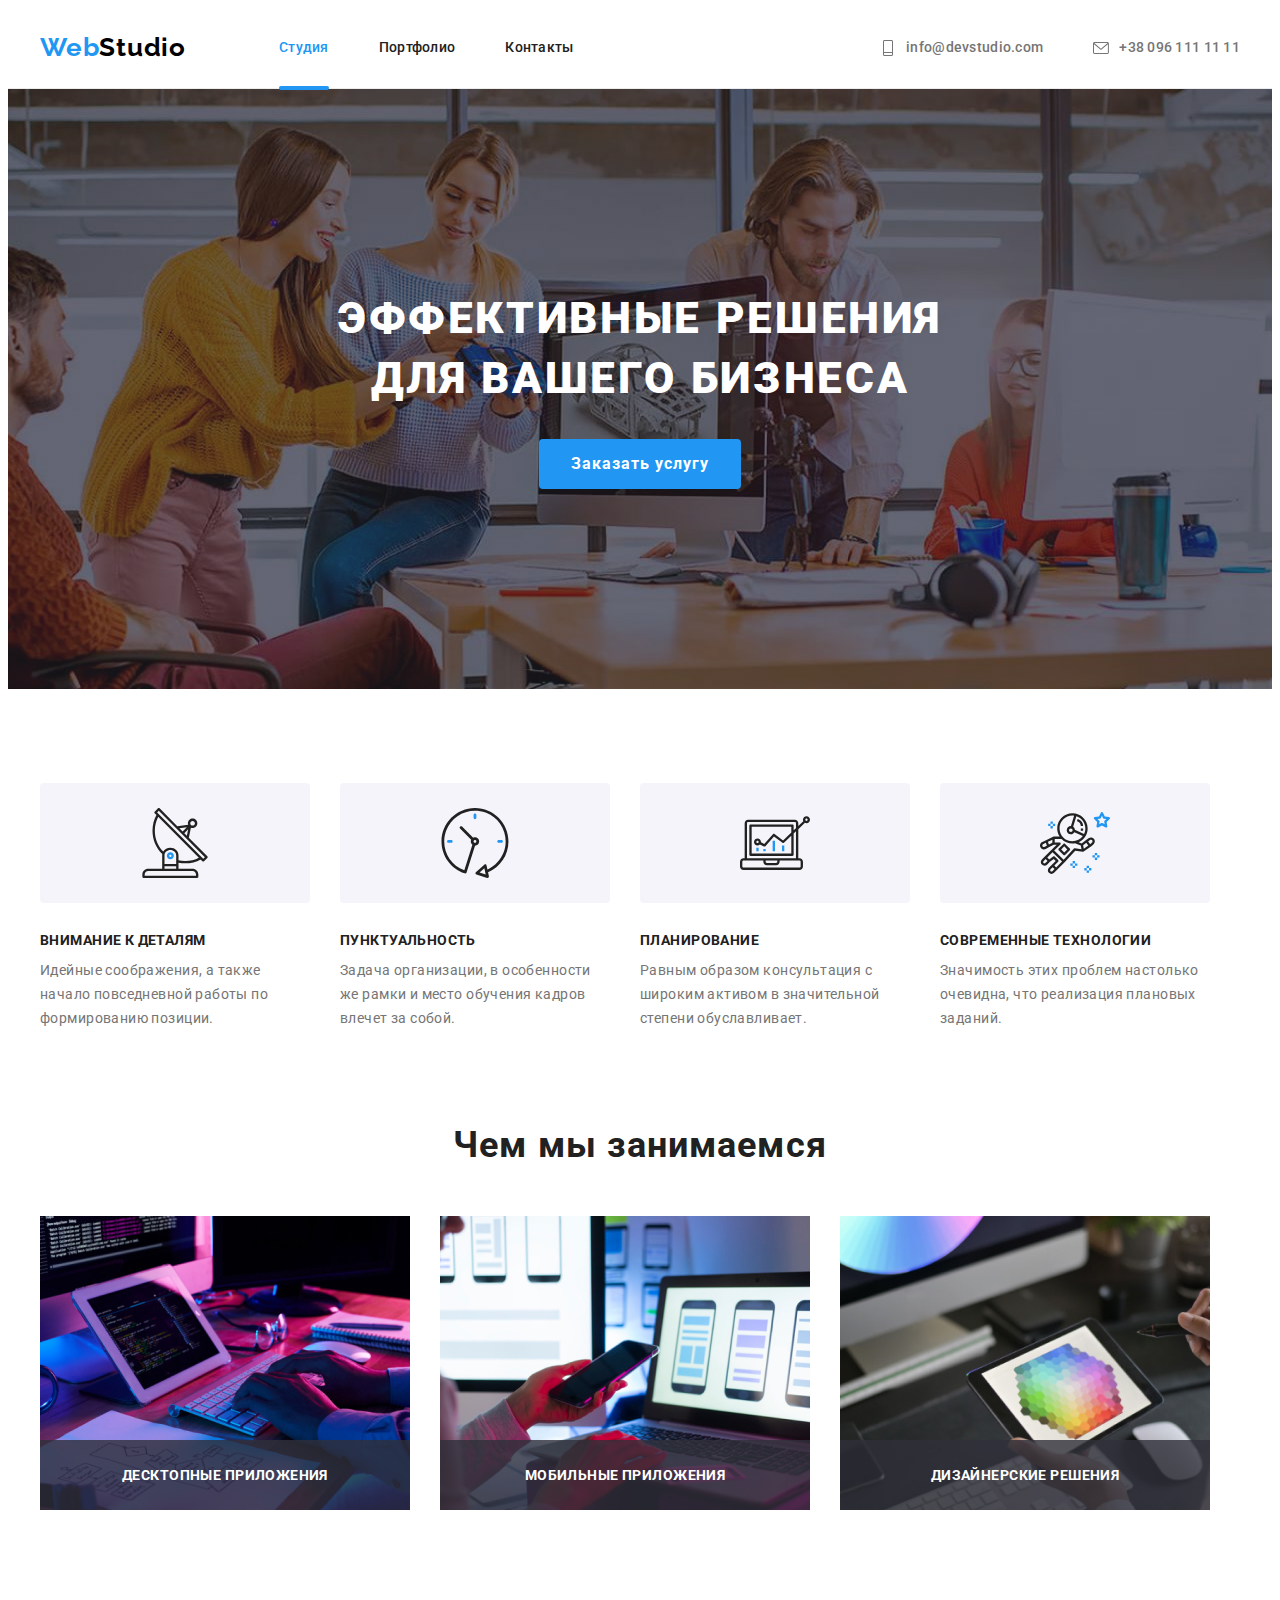
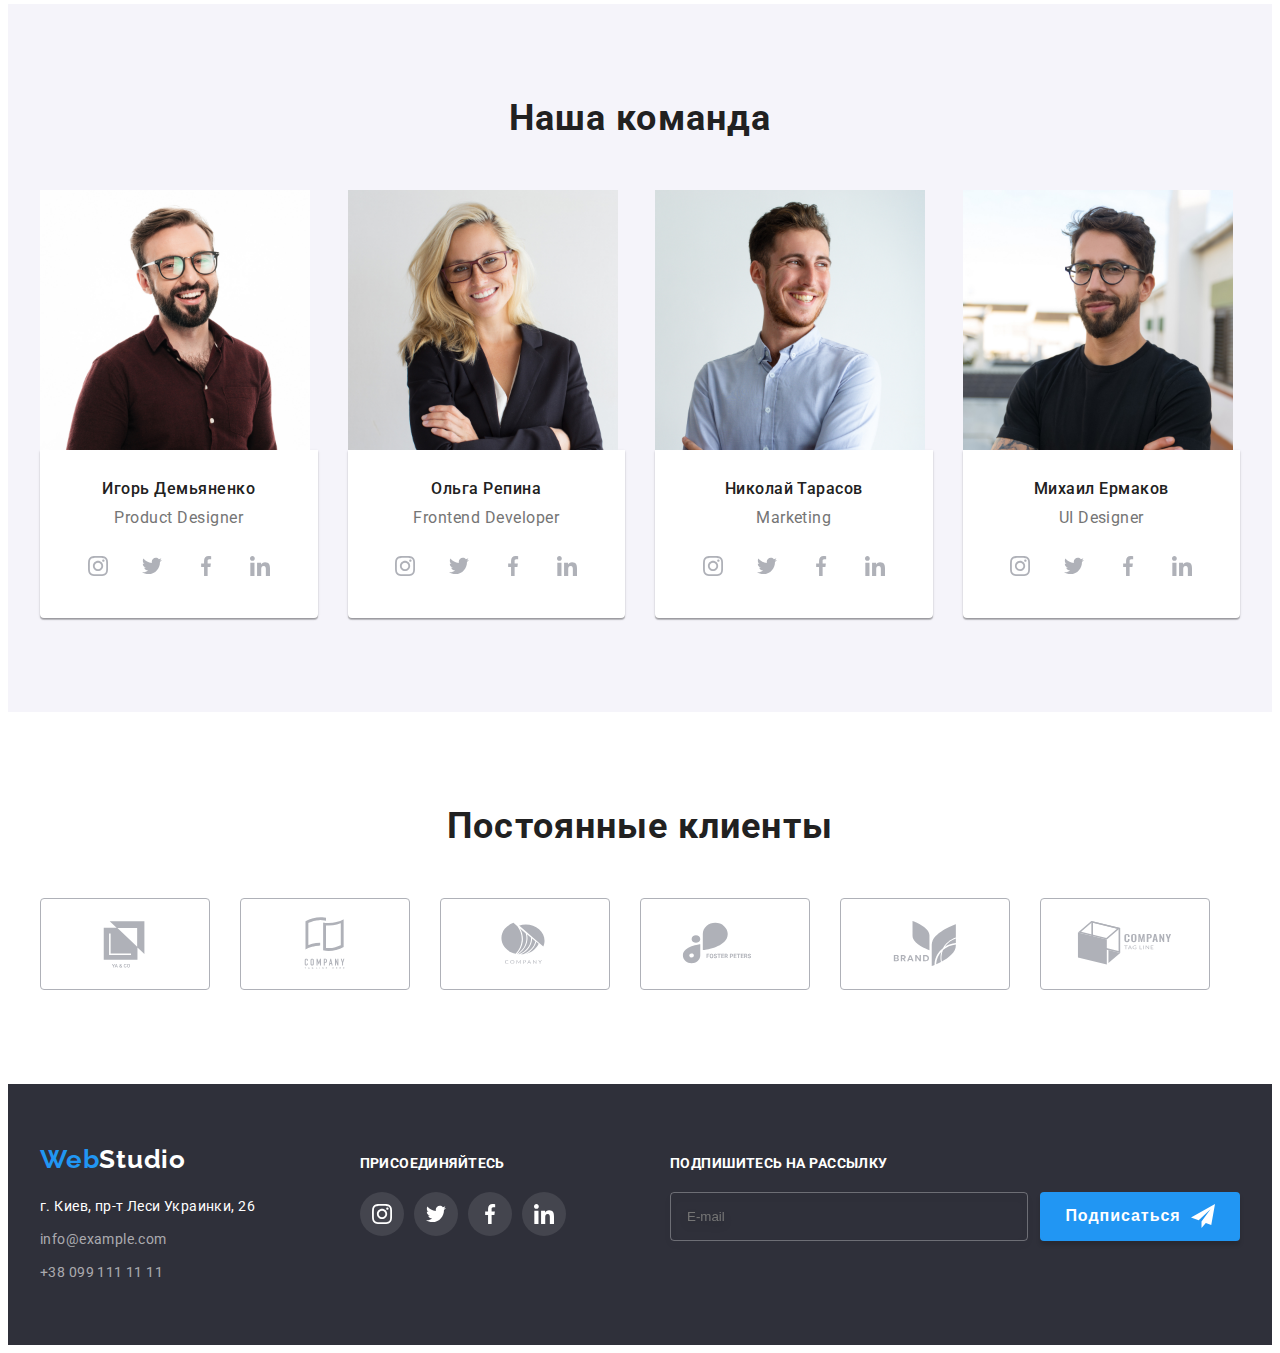
<file: index.html>
<!DOCTYPE html>
<html lang="ru">
	<head>
		<meta charset="UTF-8" />
		<meta http-equiv="X-UA-Compatible" content="IE=edge" />
		<meta name="viewport" content="width=device-width, initial-scale=1.0" />
		<title>WebStudio</title>
		<link
			rel="stylesheet"
			href="https://cdnjs.cloudflare.com/ajax/libs/modern-normalize/1.1.0/modern-normalize.min.css"
			integrity="sha512-wpPYUAdjBVSE4KJnH1VR1HeZfpl1ub8YT/NKx4PuQ5NmX2tKuGu6U/JRp5y+Y8XG2tV+wKQpNHVUX03MfMFn9Q=="
			crossorigin="anonymous"
			referrerpolicy="no-referrer"
		/>
		<link
			rel="stylesheet"
			href="https://cdnjs.cloudflare.com/ajax/libs/animate.css/4.1.1/animate.min.css"
		/>

		<link rel="preconnect" href="https://fonts.googleapis.com" />
		<link rel="preconnect" href="https://fonts.gstatic.com" crossorigin />
		<link
			href="https://fonts.googleapis.com/css2?family=Raleway:wght@700&family=Roboto:wght@400;500;700;900&display=swap"
			rel="stylesheet"
		/>

		<link rel="stylesheet" href="./css/styles.css" />
	</head>

	<body>
		<!-- Шапка страницы -->
		<header class="header">
			<div class="container header-container">
				<nav class="page-header">
					<a href="./index.html" class="logo dark">
						<span lang="en" class="first-part">Web</span>Studio
					</a>

					<ul class="site-nav list">
						<li class="menu-item">
							<a class="text-header site-nav link current" href="./index.html">Студия</a>
						</li>

						<li class="menu-item">
							<a class="text-header site-nav link" href="./portfolio.html"> Портфолио </a>
						</li>

						<li class="menu-item">
							<a class="text-header site-nav link" href="/">Контакты</a>
						</li>
					</ul>
				</nav>
				<ul class="contact-nav list">
					<li class="menu-item">
						<a class="text-header contact-nav link" href="mailto:info@devstudio.com">
							<svg class="contact-icon icon" width="16" height="16">
								<use href="./images-studio/sprite.svg#icon-phone"></use>
							</svg>
							info@devstudio.com</a
						>
					</li>
					<li class="menu-item">
						<a class="text-header contact-nav link" href="tel:+380961111111"
							><svg class="contact-icon icon" width="16" height="16">
								<use href="./images-studio/sprite.svg#icon-mail"></use>
							</svg>
							+38 096 111 11 11</a
						>
					</li>
				</ul>
			</div>
		</header>

		<!-- Герой -->
		<main>
			<section class="hero">
				<div class="container animate__animated animate__fadeInRight">
					<h1 class="hero-text">Эффективные решения для вашего бизнеса</h1>
					<button class="hero-btn" type="button" data-modal-open>Заказать услугу</button>
				</div>
			</section>

			<!--Особенности-->
			<section class="section">
				<div class="container">
					<h2 class="visually-hidden">Особенности</h2>
					<ul class="about-section list">
						<li class="about-list">
							<div class="icon-bg">
								<svg class="" width="70" height="70">
									<use href="./images-studio/sprite.svg#icon-antenna"></use>
								</svg>
							</div>
							<h3 class="about-list-title">Внимание к деталям</h3>

							<p class="about-list-text">
								Идейные соображения, а также начало повседневной работы по формированию позиции.
							</p>
						</li>

						<li class="about-list">
							<div class="icon-bg">
								<svg class="" width="70" height="70">
									<use href="./images-studio/sprite.svg#icon-clock"></use>
								</svg>
							</div>
							<h3 class="about-list-title">Пунктуальность</h3>

							<p class="about-list-text">
								Задача организации, в особенности же рамки и место обучения кадров влечет за собой.
							</p>
						</li>

						<li class="about-list">
							<div class="icon-bg">
								<svg class="" width="70" height="70">
									<use href="./images-studio/sprite.svg#icon-diagram"></use>
								</svg>
							</div>
							<h3 class="about-list-title">Планирование</h3>

							<p class="about-list-text">
								Равным образом консультация с широким активом в значительной степени обуславливает.
							</p>
						</li>

						<li class="about-list">
							<div class="icon-bg">
								<svg class="" width="70" height="70">
									<use href="./images-studio/sprite.svg#icon-astronaut"></use>
								</svg>
							</div>
							<h3 class="about-list-title">Современные технологии</h3>

							<p class="about-list-text">
								Значимость этих проблем настолько очевидна, что реализация плановых заданий.
							</p>
						</li>
					</ul>
				</div>
			</section>

			<!-- чем мы занимаемся  -->
			<section class="work">
				<div class="container">
					<h2 class="section-title work-title">Чем мы занимаемся</h2>
					<ul class="about-work list">
						<li class="work-img-list">
							<img src="./images-studio/print.jpg" width="370" height="294" alt="Печать кода" />
							<div class="about-work-block">
								<p class="about-work-text">Десктопные приложения</p>
							</div>
						</li>

						<li class="work-img-list">
							<img src="./images-studio/model.jpg" width="370" height="294" alt="Моделирование" />
							<div class="about-work-block">
								<p class="about-work-text">Мобильные приложения</p>
							</div>
						</li>

						<li class="work-img-list">
							<img src="./images-studio/colordesign.jpg" width="370" height="294" alt="Дизайн" />
							<div class="about-work-block">
								<p class="about-work-text">Дизайнерские решения</p>
							</div>
						</li>
					</ul>
				</div>
			</section>

			<!--Команда-->
			<section class="team section">
				<div class="container">
					<h2 class="section-title team-title">Наша команда</h2>

					<ul class="team-list-img list">
						<li class="team-list">
							<img
								src="./images-studio/productdesigner.jpg"
								height="260"
								width="270"
								alt="Product Designer"
							/>
							<div class="block-team-text">
								<h3 class="team-name">Игорь Демьяненко</h3>
								<p lang="en" class="team-profession">Product Designer</p>
								<ul class="team-social list social-list">
									<li class="social-item">
										<a href="" class="social-link">
											<svg class="icon" width="20" height="20">
												<use href="./images-studio/sprite.svg#icon-instagram"></use>
											</svg>
										</a>
									</li>

									<li class="social-item">
										<a href="" class="social-link"
											><svg class="icon" width="20" height="20">
												<use href="./images-studio/sprite.svg#icon-twitter"></use>
											</svg>
										</a>
									</li>

									<li class="social-item">
										<a href="" class="social-link"
											><svg class="icon" width="20" height="20">
												<use href="./images-studio/sprite.svg#icon-facebook"></use>
											</svg>
										</a>
									</li>

									<li class="social-item">
										<a href="" class="social-link"
											><svg class="icon" width="20" height="20">
												<use href="./images-studio/sprite.svg#icon-linkedin"></use>
											</svg>
										</a>
									</li>
								</ul>
							</div>
						</li>

						<li class="team-list">
							<img
								src="./images-studio/frontdev.jpg"
								height="260"
								width="270"
								alt="Frontend Developer"
							/>
							<div class="block-team-text">
								<h3 class="team-name">Ольга Репина</h3>
								<p lang="en" class="team-profession">Frontend Developer</p>
								<ul class="team-social list social-list">
									<li class="social-item">
										<a href="" class="social-link">
											<svg class="icon" width="20" height="20">
												<use href="./images-studio/sprite.svg#icon-instagram"></use>
											</svg>
										</a>
									</li>

									<li class="social-item">
										<a href="" class="social-link"
											><svg class="icon" width="20" height="20">
												<use href="./images-studio/sprite.svg#icon-twitter"></use>
											</svg>
										</a>
									</li>

									<li class="social-item">
										<a href="" class="social-link"
											><svg class="icon" width="20" height="20">
												<use href="./images-studio/sprite.svg#icon-facebook"></use>
											</svg>
										</a>
									</li>

									<li class="social-item">
										<a href="" class="social-link"
											><svg class="icon" width="20" height="20">
												<use href="./images-studio/sprite.svg#icon-linkedin"></use>
											</svg>
										</a>
									</li>
								</ul>
							</div>
						</li>

						<li class="team-list">
							<img src="./images-studio/marketing.jpg" height="260" width="270" alt="Marketing" />
							<div class="block-team-text">
								<h3 class="team-name">Николай Тарасов</h3>
								<p lang="en" class="team-profession">Marketing</p>
								<ul class="team-social list social-list">
									<li class="social-item">
										<a href="" class="social-link">
											<svg class="icon" width="20" height="20">
												<use href="./images-studio/sprite.svg#icon-instagram"></use>
											</svg>
										</a>
									</li>

									<li class="social-item">
										<a href="" class="social-link"
											><svg class="icon" width="20" height="20">
												<use href="./images-studio/sprite.svg#icon-twitter"></use>
											</svg>
										</a>
									</li>

									<li class="social-item">
										<a href="" class="social-link"
											><svg class="icon" width="20" height="20">
												<use href="./images-studio/sprite.svg#icon-facebook"></use>
											</svg>
										</a>
									</li>

									<li class="social-item">
										<a href="" class="social-link"
											><svg class="icon" width="20" height="20">
												<use href="./images-studio/sprite.svg#icon-linkedin"></use>
											</svg>
										</a>
									</li>
								</ul>
							</div>
						</li>

						<li class="team-list">
							<img
								src="./images-studio/uidesigner.jpg"
								height="260"
								width="270"
								alt="UI Designer"
							/>
							<div class="block-team-text">
								<h3 class="team-name">Михаил Ермаков</h3>
								<p lang="en" class="team-profession">UI Designer</p>
								<ul class="team-social list social-list">
									<li class="social-item">
										<a href="" class="social-link">
											<svg class="icon" width="20" height="20">
												<use href="./images-studio/sprite.svg#icon-instagram"></use>
											</svg>
										</a>
									</li>

									<li class="social-item">
										<a href="" class="social-link"
											><svg class="icon" width="20" height="20">
												<use href="./images-studio/sprite.svg#icon-twitter"></use>
											</svg>
										</a>
									</li>

									<li class="social-item">
										<a href="" class="social-link"
											><svg class="icon" width="20" height="20">
												<use href="./images-studio/sprite.svg#icon-facebook"></use>
											</svg>
										</a>
									</li>

									<li class="social-item">
										<a href="" class="social-link"
											><svg class="icon" width="20" height="20">
												<use href="./images-studio/sprite.svg#icon-linkedin"></use>
											</svg>
										</a>
									</li>
								</ul>
							</div>
						</li>
					</ul>
				</div>
			</section>

			<!-- постоянные клиенты -->
			<section class="section">
				<div class="container">
					<h2 class="section-title clients-title">Постоянные клиенты</h2>
					<ul class="clients-list list">
						<li class="clients-item">
							<a href="/" class="clients-link link">
								<svg class="clients-icon icon" width="106" height="60">
									<use href="./images-studio/sprite.svg#icon-clients1"></use>
								</svg>
							</a>
						</li>
						<li class="clients-item">
							<a href="/" class="clients-link link">
								<svg class="clients-icon icon" width="106" height="60">
									<use href="./images-studio/sprite.svg#icon-clients2"></use>
								</svg>
							</a>
						</li>
						<li class="clients-item">
							<a href="/" class="clients-link link">
								<svg class="clients-icon icon" width="106" height="60">
									<use href="./images-studio/sprite.svg#icon-clients3"></use>
								</svg>
							</a>
						</li>
						<li class="clients-item">
							<a href="/" class="clients-link link">
								<svg class="clients-icon icon" width="106" height="60">
									<use href="./images-studio/sprite.svg#icon-clients4"></use>
								</svg>
							</a>
						</li>
						<li class="clients-item">
							<a href="/" class="clients-link link">
								<svg class="clients-icon icon" width="106" height="60">
									<use href="./images-studio/sprite.svg#icon-clients5"></use>
								</svg>
							</a>
						</li>
						<li class="clients-item">
							<a href="/" class="clients-link link">
								<svg class="clients-icon icon" width="106" height="60">
									<use href="./images-studio/sprite.svg#icon-clients6"></use>
								</svg>
							</a>
						</li>
					</ul>
				</div>
			</section>
		</main>
		<!--Футер-->
		<footer class="footer">
			<div class="general-container container">
				<div class="left-container">
					<a href="./index.html" class="logo white">
						<span lang="en" class="first-part">Web</span>Studio</a
					>

					<address class="adress-block">
						<ul class="list">
							<li class="style-footer">
								<a
									class="contact-footer adress link"
									href="https://goo.gl/maps/Ge7xCa1onFQdTB8Z7"
									target="_blank"
									rel="noopener noreferrer"
									>г. Киев, пр-т Леси Украинки, 26</a
								>
							</li>
							<li class="style-footer">
								<a class="contact-footer contact link" href="mailto:info@example.com"
									>info@example.com</a
								>
							</li>
							<li class="style-footer">
								<a class="contact-footer contact link" href="tel:+380991111111"
									>+38 099 111 11 11</a
								>
							</li>
						</ul>
					</address>
				</div>
				<div class="right-container">
					<h3 class="social-text">присоединяйтесь</h3>
					<ul class="social-list list">
						<li class="social-item">
							<a href="" class="social-link bg-footer">
								<svg class="icon-footer" width="20" height="20">
									<use href="./images-studio/sprite.svg#icon-instagram"></use>
								</svg>
							</a>
						</li>

						<li class="social-item">
							<a href="" class="social-link bg-footer"
								><svg class="icon-footer" width="20" height="20">
									<use href="./images-studio/sprite.svg#icon-twitter"></use>
								</svg>
							</a>
						</li>

						<li class="social-item">
							<a href="" class="social-link bg-footer"
								><svg class="icon-footer" width="20" height="20">
									<use href="./images-studio/sprite.svg#icon-facebook"></use>
								</svg>
							</a>
						</li>

						<li class="social-item">
							<a href="" class="social-link bg-footer"
								><svg class="icon-footer" width="20" height="20">
									<use href="./images-studio/sprite.svg#icon-linkedin"></use>
								</svg>
							</a>
						</li>
					</ul>
				</div>

				<!-- Форма -->

				<div class="form-footer-subscribe">
					<h3 class="social-text" >Подпишитесь на рассылку</h3>
				<form class="form-subscribe"> 
					<label class="subscribe-label">
						
							<input
								class="subscribe-input" 
								type="email"
								name="user-email"
								title="example@mail.com"
								placeholder="E-mail"
							/>
						
					</label>
					<button class="subscribe-button" type="submit">Подписаться
						<svg class="subscribe-icon" width="24" height="24">
							<use href="./images-studio/icon.svg#icon-send"></use>
						</svg>
					</button>
				</form>
				</div>
			</div>
		</footer>


		<!-- модалка -->
		<div class="backdrop is-hidden" data-modal>
			<div class="modal">
				<button type="button" class="btn-modal" data-modal-close>
					<svg class="modal-icon" width="18" height="18">
						<use href="./images-studio/icon.svg#icon-close"></use>
					</svg>
				</button>

				<form action="#" class="modal-form">
					<p class="modal-frm-head">Оставьте свои данные, мы вам перезвоним</p>

					<label class="modal-form-field"
						>Имя
						<span class="modal-form-block">
							<input
								class="modal-form-input modal-style"
								type="text"
								name="user-name"
								minlength="2"
								pattern="[a-zA-Zа-яёА-ЯЁ]+"
								title="Имя должно содержать символы кириллицы или латиницы"
								required
							/>
							<svg class="modal-frm-icon" width="18" height="18">
								<use href="./images-studio/icon.svg#icon-name"></use>
							</svg>
						</span>
					</label>

					<label class="modal-form-field"
						>Телефон
						<span class="modal-form-block">
							<input
								class="modal-form-input modal-style"
								type="tel"
								name="user-phone"
								pattern="[0-9]{3}-[0-9]{3}-[0-9]{2}-[0-9]{2}"
								title="099-000-00-00"
								required
							/>
							<svg class="modal-frm-icon" width="18" height="18">
								<use href="./images-studio/icon.svg#icon-phone"></use>
							</svg>
						</span>
					</label>

					<label class="modal-form-field"
						>Почта
						<span class="modal-form-block">
							<input
								class="modal-form-input modal-style"
								type="email"
								name="user-email"
								title="example@mail.com"
							/>
							<svg class="modal-frm-icon" width="18" height="18">
								<use href="./images-studio/icon.svg#icon-email"></use>
							</svg>
						</span>
					</label>

					<label class="modal-form-field"
						>Комментарий
						<textarea
							class="modal-form-massage modal-style"
							name="user-message"
							placeholder="Введите текст"
						></textarea>
					</label>

					<input class="modal-frm-checkbox visually-hidden" type="checkbox" id="accept-policy" />
					<label class="modal-frm-checkbox-lbl" for="accept-policy"
						>Соглашаюсь с рассылкой и принимаю&nbsp;  <a class
						="link-accept-police"
					href="#">Условия договора</a></label
					>
					<button class="modal-form-button" type="submit">Отправить</button>
				</form>
			</div>
		</div>

		<script src="./js/modal.js"></script>
	</body>
</html>
</file>
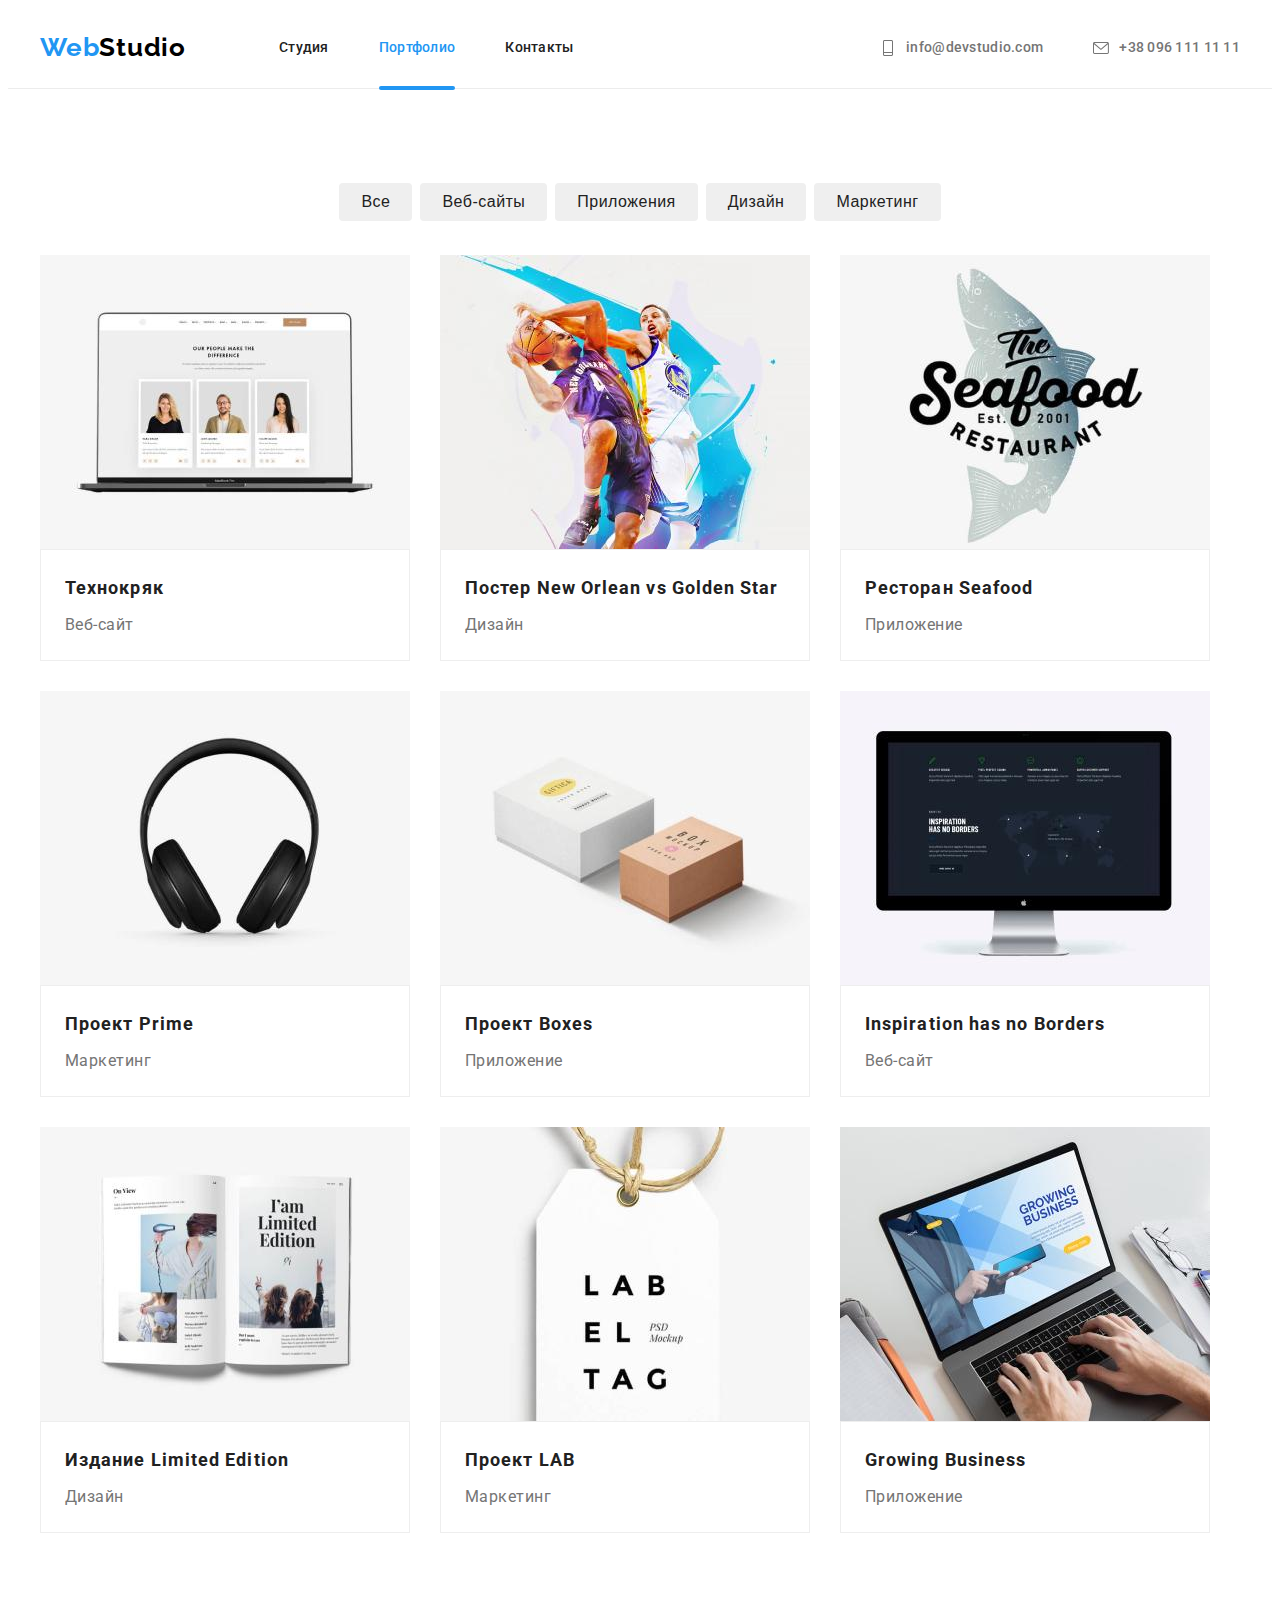
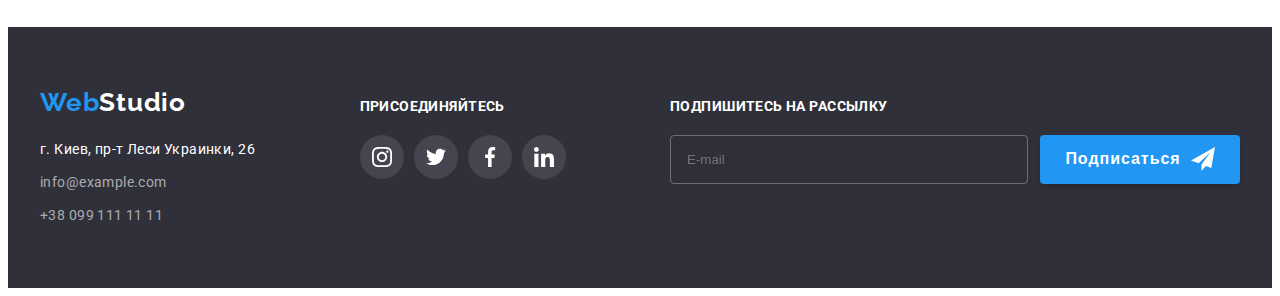
<file: portfolio.html>
<!DOCTYPE html>
<html lang="ru">
	<head>
		<meta charset="UTF-8" />
		<meta http-equiv="X-UA-Compatible" content="IE=edge" />
		<meta name="viewport" content="width=device-width, initial-scale=1.0" />
		<title>WebStudio</title>
		<link
			rel="stylesheet"
			href="https://cdnjs.cloudflare.com/ajax/libs/modern-normalize/1.1.0/modern-normalize.min.css"
			integrity="sha512-wpPYUAdjBVSE4KJnH1VR1HeZfpl1ub8YT/NKx4PuQ5NmX2tKuGu6U/JRp5y+Y8XG2tV+wKQpNHVUX03MfMFn9Q=="
			crossorigin="anonymous"
			referrerpolicy="no-referrer"
		/>

		<link rel="preconnect" href="https://fonts.googleapis.com" />
		<link rel="preconnect" href="https://fonts.gstatic.com" crossorigin />
		<link
			href="https://fonts.googleapis.com/css2?family=Raleway:wght@700&family=Roboto:wght@400;500;700;900&display=swap"
			rel="stylesheet"
		/>

		<link rel="stylesheet" href="./css/styles.css" />
	</head>

	<body>
		<!-- Шапка страницы -->
		<header class="header">
			<div class="container header-container">
				<nav class="page-header">
					<a href="./index.html" class="logo dark">
						<span lang="en" class="first-part">Web</span>Studio
					</a>

					<ul class="site-nav list">
						<li class="menu-item">
							<a class="text-header site-nav link" href="./index.html">Студия</a>
						</li>

						<li class="menu-item">
							<a class="text-header site-nav link current" href="./portfolio.html"> Портфолио </a>
						</li>

						<li class="menu-item">
							<a class="text-header site-nav link" href="/">Контакты</a>
						</li>
					</ul>
				</nav>
				<ul class="contact-nav list">
					<li class="menu-item">
						<a class="text-header contact-nav link" href="mailto:info@devstudio.com">
							<svg class="contact-icon icon" width="16" height="16">
								<use href="./images-studio/sprite.svg#icon-phone"></use>
							</svg>
							info@devstudio.com</a
						>
					</li>
					<li class="menu-item">
						<a class="text-header contact-nav link" href="tel:+380961111111"
							><svg class="contact-icon icon" width="16" height="16">
								<use href="./images-studio/sprite.svg#icon-mail"></use>
							</svg>
							+38 096 111 11 11</a
						>
					</li>
				</ul>
			</div>
		</header>

		<!-- Все проекты -->
		<main>
			<section class="section-potfolio">
				<div class="block-porfolio container">
					<ul class="btn-list-portfolio list">
						<li class="style-btn">
							<button class="btn-portfolio style-btn" type="button">Все</button>
						</li>
						<li class="style-btn">
							<button class="btn-portfolio style-btn" type="button">Веб-сайты</button>
						</li>
						<li class="style-btn">
							<button class="btn-portfolio style-btn" type="button">Приложения</button>
						</li>
						<li class="style-btn">
							<button class="btn-portfolio style-btn" type="button">Дизайн</button>
						</li>
						<li class="style-btn">
							<button class="btn-portfolio style-btn" type="button">Маркетинг</button>
						</li>
					</ul>

					<h1 class="visually-hidden">Примеры проектов</h1>
					<ul class="block-example-portfolio list">
						<li class="example-portfolio-list">
							<a href="" class="link-portfolio link">
								<div class="hover-background">
									<img
										src="./images-project/project1.jpg"
										width="370"
										height="294"
										alt="Технокряк"
									/>

									<div class="hover-overlay">
										<div class="hover-text">
											<p class="hover-text-portfolio">
												Технокряк это современная площадка распространения коронавируса. Компании
												используют эту платформу для цифрового шпионажа и атак на защищённые сервера
												конкурентов.
											</p>
										</div>
									</div>
								</div>
								<div class="example-block-text">
									<h2 class="example-portfolio-title">Технокряк</h2>
									<p class="example-portfolio-text">Веб-сайт</p>
								</div>
							</a>
						</li>
						<li class="example-portfolio-list">
							<a href="" class="link-portfolio link">
								<div class="hover-background">
									<img src="./images-project/project2.jpg" width="370" height="294" alt="Постер" />
									<div class="hover-overlay">
										<div class="hover-text">
											<p class="hover-text-portfolio">
												Технокряк это современная площадка распространения коронавируса. Компании
												используют эту платформу для цифрового шпионажа и атак на защищённые сервера
												конкурентов.
											</p>
										</div>
									</div>
								</div>
								<div class="example-block-text">
									<h2 class="example-portfolio-title">
										Постер <span lang="en">New Orlean vs Golden Star</span>
									</h2>
									<p class="example-portfolio-text">Дизайн</p>
								</div>
							</a>
						</li>
						<li class="example-portfolio-list">
							<a href="" class="link-portfolio link">
								<div class="hover-background">
									<img
										src="./images-project/project3.jpg"
										width="370"
										height="294"
										alt="Ресторан"
									/>
									<div class="hover-overlay">
										<div class="hover-text">
											<p class="hover-text-portfolio">
												Технокряк это современная площадка распространения коронавируса. Компании
												используют эту платформу для цифрового шпионажа и атак на защищённые сервера
												конкурентов.
											</p>
										</div>
									</div>
								</div>

								<div class="example-block-text">
									<h2 class="example-portfolio-title">Ресторан <span lang="en">Seafood</span></h2>
									<p class="example-portfolio-text">Приложение</p>
								</div>
							</a>
						</li>
						<li class="example-portfolio-list">
							<a href="" class="link-portfolio link">
								<div class="hover-background">
									<img
										src="./images-project/project4.jpg"
										width="370"
										height="294"
										alt="Проект Prime"
									/>
									<div class="hover-overlay">
										<div class="hover-text">
											<p class="hover-text-portfolio">
												Технокряк это современная площадка распространения коронавируса. Компании
												используют эту платформу для цифрового шпионажа и атак на защищённые сервера
												конкурентов.
											</p>
										</div>
									</div>
								</div>
								<div class="example-block-text">
									<h2 class="example-portfolio-title">Проект <span lang="en">Prime</span></h2>
									<p class="example-portfolio-text">Маркетинг</p>
								</div>
							</a>
						</li>
						<li class="example-portfolio-list">
							<a href="" class="link-portfolio link">
								<div class="hover-background">
									<img
										src="./images-project/project5.jpg"
										width="370"
										height="294"
										alt="Проект Boxes"
									/>
									<div class="hover-overlay">
										<div class="hover-text">
											<p class="hover-text-portfolio">
												Технокряк это современная площадка распространения коронавируса. Компании
												используют эту платформу для цифрового шпионажа и атак на защищённые сервера
												конкурентов.
											</p>
										</div>
									</div>
								</div>
								<div class="example-block-text">
									<h2 class="example-portfolio-title">Проект <span lang="en">Boxes</span></h2>
									<p class="example-portfolio-text">Приложение</p>
								</div>
							</a>
						</li>
						<li class="example-portfolio-list">
							<a href="" class="link-portfolio link">
								<div class="hover-background">
									<img
										src="./images-project/project6.jpg"
										width="370"
										height="294"
										alt="Inspiration"
									/>
									<div class="hover-overlay">
										<div class="hover-text">
											<p class="hover-text-portfolio">
												Технокряк это современная площадка распространения коронавируса. Компании
												используют эту платформу для цифрового шпионажа и атак на защищённые сервера
												конкурентов.
											</p>
										</div>
									</div>
								</div>

								<div class="example-block-text">
									<h2 class="example-portfolio-title">
										<span lang="en">Inspiration has no Borders</span>
									</h2>

									<p class="example-portfolio-text">Веб-сайт</p>
								</div>
							</a>
						</li>
						<li class="example-portfolio-list">
							<a href="" class="link-portfolio link">
								<div class="hover-background">
									<img src="./images-project/project7.jpg" width="370" height="294" alt="Издание" />
									<div class="hover-overlay">
										<div class="hover-text">
											<p class="hover-text-portfolio">
												Технокряк это современная площадка распространения коронавируса. Компании
												используют эту платформу для цифрового шпионажа и атак на защищённые сервера
												конкурентов.
											</p>
										</div>
									</div>
								</div>
								<div class="example-block-text">
									<h2 class="example-portfolio-title">
										Издание <span lang="en"> Limited Edition</span>
									</h2>

									<p class="example-portfolio-text">Дизайн</p>
								</div>
							</a>
						</li>
						<li class="example-portfolio-list">
							<a href="" class="link-portfolio link">
								<div class="hover-background">
									<img
										src="./images-project/project8.jpg"
										width="370"
										height="294"
										alt="Проект LAB"
									/>
									<div class="hover-overlay">
										<div class="hover-text">
											<p class="hover-text-portfolio">
												Технокряк это современная площадка распространения коронавируса. Компании
												используют эту платформу для цифрового шпионажа и атак на защищённые сервера
												конкурентов.
											</p>
										</div>
									</div>
								</div>
								<div class="example-block-text">
									<h2 class="example-portfolio-title">Проект <span lang="en">LAB</span></h2>
									<p class="example-portfolio-text">Маркетинг</p>
								</div>
							</a>
						</li>
						<li class="example-portfolio-list">
							<a href="" class="link-portfolio link">
								<div class="hover-background">
									<img
										src="./images-project/project9.jpg"
										width="370"
										height="294"
										alt="Growing Business"
									/>
									<div class="hover-overlay">
										<div class="hover-text">
											<p class="hover-text-portfolio">
												Технокряк это современная площадка распространения коронавируса. Компании
												используют эту платформу для цифрового шпионажа и атак на защищённые сервера
												конкурентов.
											</p>
										</div>
									</div>
								</div>
								<div class="example-block-text">
									<h2 class="example-portfolio-title">
										<span lang="en">Growing Business</span>
									</h2>
									<p class="example-portfolio-text">Приложение</p>
								</div>
							</a>
						</li>
					</ul>
				</div>
			</section>
		</main>
		<!--Футер-->
		<footer class="footer">
			<div class="general-container container">
				<div class="left-container">
					<a href="./index.html" class="logo white">
						<span lang="en" class="first-part">Web</span>Studio</a
					>

					<address class="adress-block">
						<ul class="list">
							<li class="style-footer">
								<a
									class="contact-footer adress link"
									href="https://goo.gl/maps/Ge7xCa1onFQdTB8Z7"
									target="_blank"
									rel="noopener noreferrer"
									>г. Киев, пр-т Леси Украинки, 26</a
								>
							</li>
							<li class="style-footer">
								<a class="contact-footer contact link" href="mailto:info@example.com"
									>info@example.com</a
								>
							</li>
							<li class="style-footer">
								<a class="contact-footer contact link" href="tel:+380991111111"
									>+38 099 111 11 11</a
								>
							</li>
						</ul>
					</address>
				</div>
				<div class="right-container">
					<h3 class="social-text">присоединяйтесь</h3>
					<ul class="social-list list">
						<li class="social-item">
							<a href="" class="social-link bg-footer">
								<svg class="icon-footer" width="20" height="20">
									<use href="./images-studio/sprite.svg#icon-instagram"></use>
								</svg>
							</a>
						</li>

						<li class="social-item">
							<a href="" class="social-link bg-footer"
								><svg class="icon-footer" width="20" height="20">
									<use href="./images-studio/sprite.svg#icon-twitter"></use>
								</svg>
							</a>
						</li>

						<li class="social-item">
							<a href="" class="social-link bg-footer"
								><svg class="icon-footer" width="20" height="20">
									<use href="./images-studio/sprite.svg#icon-facebook"></use>
								</svg>
							</a>
						</li>

						<li class="social-item">
							<a href="" class="social-link bg-footer"
								><svg class="icon-footer" width="20" height="20">
									<use href="./images-studio/sprite.svg#icon-linkedin"></use>
								</svg>
							</a>
						</li>
					</ul>
				</div>

								<!-- Форма -->

								<div class="form-footer-subscribe">
									<p class="social-text" >Подпишитесь на рассылку</p>
								<form class="form-subscribe"> 
									<label class="subscribe-label">
										
											<input
												class="subscribe-input" 
												type="email"
												name="user-email"
												title="example@mail.com"
												placeholder="E-mail"
											/>
										
									</label>
									<button class="subscribe-button" type="submit">Подписаться
										<svg class="subscribe-icon" width="24" height="24">
											<use href="./images-studio/icon.svg#icon-send"></use>
										</svg>
									</button>
								</form>
								</div>
							</div>
						</footer>
	</body>
</html>
</file>
<file: css/styles.css>
/* цвет осн. текста background: #212121;
цвет абзацов background: #757575;
цвет при наведении background: #2196F3;
цвет hero background: #FFFFFF;
line height 1.2
  */

:root {
	--title-color: #212121;
	--header-color: #212121;
	--hero-color: #ffffff;
	--color-text-hover: #ffffff;
	--paragraph-text-color: #757575;
	--accent-text-color: #2196f3;
	--focus-color-btn: #188ce8;
	--animation-time: cubic-bezier(0.4, 0, 0.2, 1);
}
body {
	font-family: 'Roboto', sans-serif;
	background-color: var(--hero-color);
}
.list {
	list-style: none;
}

.logo .first-part {
	color: var(--accent-text-color);
}

.icon {
	fill: #afb1b8;
	transition: fill 250ms var(--animation-time);
}
.link {
	text-decoration: none;
	color: inherit;
}

.section-title {
	font-weight: 700;
	font-size: 36px;
	line-height: 1.16;
	text-align: center;
	letter-spacing: 0.03em;
	color: var(--title-color);
}
.site-nav .link.current {
	color: var(--accent-text-color);
}

.container {
	width: 1200px;
	padding-left: 15px;
	padding-right: 15px;
	margin: 0 auto;
}

.section {
	padding-top: 94px;
	padding-bottom: 94px;
}

h1,
h2,
h3,
p {
	margin: 0;
}

ul {
	margin: 0;
	padding: 0;
}

img {
	display: block;
}

/*  Шапка страницы   */
.header {
	padding-top: 24px;
	padding-bottom: 25px;
	border-bottom: 1px solid #ececec;
}

.header-container {
	display: flex;
}

.page-header {
	display: flex;
	align-items: center;
}

.logo {
	font-family: 'Raleway', sans-serif;
	font-weight: 700;
	text-decoration: none;
	font-size: 26px;
	line-height: 1.2;
	letter-spacing: 0.03em;
}

.dark {
	color: #000000;
}

.logo.dark {
	margin-right: 93px;
}

.site-nav {
	display: flex;
	color: var(--header-color);

	transition: color 250ms var(--animation-time);
}

.site-nav:hover,
.site-nav:focus {
	color: var(--accent-text-color);
}

.menu-item:not(:last-child) {
	margin-right: 50px;
}

.text-header {
	font-weight: 500;
	font-size: 14px;
	line-height: 1.14;
	position: relative;
	letter-spacing: 0.02em;
}

.site-nav .link.current::after {
	content: '';
	width: 100%;
	position: absolute;
	height: 4px;
	border-radius: 2px;
	bottom: -34px;
	display: block;
	background: var(--accent-text-color);
}

.contact-nav {
	display: flex;
	align-items: center;
	margin-left: auto;
	color: var(--paragraph-text-color);
	transition: color 250ms var(--animation-time);
}

.contact-nav:focus,
.contact-nav:hover {
	color: var(--accent-text-color);
}

.contact-icon {
	margin-right: 10px;
	fill: currentColor;
	transition: fill 250ms var(--animation-time);
}
.contact-icon:focus,
.contact-icon:hover {
	fill: var(--accent-text-color);
}
/* герой */

.hero {
	background-color: #2f303a;
	padding-top: 200px;
	padding-bottom: 200px;
	background-image: linear-gradient(rgba(47, 48, 58, 0.4), rgba(47, 48, 58, 0.4)),
		url(../images-studio/hero.jpg);
	background-repeat: no-repeat;
	background-size: cover;
	background-position: center;
	max-width: 1600px;
	margin: 0 auto;
}

.hero-text {
	margin-left: auto;
	margin-right: auto;
	width: 696px;
	text-align: center;
	font-weight: 900;
	font-size: 44px;
	line-height: 1.36;

	letter-spacing: 0.06em;
	text-transform: uppercase;

	color: var(--hero-color);
}

.hero-btn {
	display: block;
	margin: 0 auto;
	margin-top: 30px;
	padding: 10px 32px;
	border: none;
	border-radius: 4px;
	font-family: inherit;
	font-weight: 700;
	font-size: 16px;
	line-height: 1.88;
	text-align: center;
	letter-spacing: 0.06em;
	cursor: pointer;

	color: var(--hero-color);
	background-color: var(--accent-text-color);
	transform: background-color 250ms var(--animation-time);
}
.hero-btn:focus,
.hero-btn:hover {
	background-color: var(--focus-color-btn);
}

/* особенности */

.visually-hidden {
	position: absolute;
	white-space: nowrap;
	width: 1px;
	height: 1px;
	overflow: hidden;
	border: 0;
	padding: 0;
	clip: rect(0 0 0 0);
	clip-path: inset(50%);
	margin: -1px;
}

.about-section {
	display: flex;
}

.icon-bg {
	display: flex;
	justify-content: center;
	align-items: center;
	margin-bottom: 30px;
	width: 270px;
	height: 120px;
	background: #f5f4fa;
	border-radius: 4px;
}
.about-list:not(:last-child) {
	margin-right: 30px;
}

.about-list-title {
	width: 270px;
	min-height: 16px;
	margin-bottom: 10px;
	font-weight: 700;
	font-size: 14px;
	line-height: 1.14;
	letter-spacing: 0.03em;
	text-transform: uppercase;
	color: var(--title-color);
}

.about-list-text {
	width: 270px;

	font-size: 14px;
	line-height: 1.71;
	letter-spacing: 0.03em;
	color: var(--paragraph-text-color);
}

/* Чем мы занимаемся */
.work {
	padding-bottom: 94px;
}

.work-title {
	margin-bottom: 50px;
}
.about-work {
	display: flex;
}
.work-img-list:not(:last-child) {
	width: 370px;
	margin-right: 30px;
}
.work-img-list {
	position: relative;
}
.about-work-block {
	position: absolute;
	bottom: 0;
	width: 100%;
	height: 70px;
	display: flex;
	justify-content: center;
	align-items: center;

	background: rgba(47, 48, 58, 0.8);
}
.about-work-text {
	font-weight: 700;
	font-size: 14px;
	line-height: 1.14;
	text-align: center;
	letter-spacing: 0.03em;
	text-transform: uppercase;

	color: #ffffff;
}
/* Наша команда */
.team {
	background: #f5f4fa;
}

.team-title {
	margin-bottom: 50px;
}
.team-list-img {
	display: flex;
	flex-wrap: wrap;
	margin-left: -30px;
	margin-bottom: -30px;
}
.team-list {
	flex-basis: calc((100% - 4 * 30px) / 4);
	margin-left: 30px;
	margin-bottom: 30px;
}

.block-team-text {
	padding: 30px 30px;
	background: #ffffff;
	box-shadow: 0px 1px 3px rgba(0, 0, 0, 0.12), 0px 1px 1px rgba(0, 0, 0, 0.14),
		0px 2px 1px rgba(0, 0, 0, 0.2);
	border-radius: 0px 0px 4px 4px;
}
.team-name {
	margin-bottom: 10px;
	font-weight: 500;
	font-size: 16px;
	line-height: 1.18;
	text-align: center;
	letter-spacing: 0.03em;

	color: var(--title-color);
}
.team-profession {
	margin-bottom: 16px;
	font-size: 16px;
	line-height: 1.18;
	text-align: center;
	letter-spacing: 0.03em;

	color: var(--paragraph-text-color);
}

.social-list {
	display: flex;
	justify-content: center;
}
.social-item {
	width: 44px;
	height: 44px;
}

.social-item:not(:last-child) {
	margin-right: 10px;
}

.social-link {
	color: #ffffff;
	width: 100%;
	height: 100%;
	border-radius: 50%;
	display: flex;
	align-items: center;
	justify-content: center;
	transition: background-color 250ms var(--animation-time);
}

.social-link:focus,
.social-link:hover {
	background-color: var(--accent-text-color);
}

.social-link:focus .icon,
.social-link:hover .icon {
	fill: currentColor;
}

/* постоянные клиенты */

.clients-title {
	margin-bottom: 50px;
}
.clients-list {
	display: flex;
}
.clients-item:not(:last-child) {
	margin-right: 30px;
}
.clients-link {
	color: var(--paragraph-text-color);
	box-sizing: border-box;
	border: 1px solid #afb1b8;
	border-radius: 4px;
	width: 170px;
	height: 92px;
	display: flex;
	align-items: center;
	justify-content: center;
	transition: border 250ms var(--animation-time);
}

/* .clients-icon {
	fill: #afb1b8;
} */

.clients-link:hover .clients-icon,
.clients-link:focus .clients-icon {
	fill: var(--accent-text-color);
}
.clients-link:hover,
.clients-link:focus {
	border-color: var(--accent-text-color);
}

/* футер */
.footer {
	padding-top: 60px;
	padding-bottom: 60px;
	background-color: #2f303a;
}
.general-container {
	display: flex;
	align-items: baseline;
	justify-content: space-between;
}
.white {
	color: #ffffff;
}

.logo.white {
	display: block;
	margin-bottom: 20px;
}

.style-footer:not(:last-child) {
	margin-bottom: 9px;
}

.contact-footer {
	font-style: normal;
	font-weight: 400;
	font-size: 14px;
	line-height: 1.71;

	letter-spacing: 0.03em;

	color: rgba(255, 255, 255, 0.6);
	transition: color 250ms var(--color-text-hover);
}
.adress {
	color: #ffffff;
}

.contact-footer:hover,
.contact-footer:active,
.contact-footer:focus {
	color: var(--accent-text-color);
}

.social-text {
	margin-bottom: 20px;
	font-style: normal;
	font-weight: 700;
	font-size: 14px;
	line-height: 1.14;
	letter-spacing: 0.03em;
	text-transform: uppercase;

	color: #ffffff;
}

.icon-footer {
	fill: #ffffff;
	transition: background-color 250ms var(--animation-time);
}

.bg-footer {
	background: rgba(255, 255, 255, 0.1);
}

/*форма*/

.form-subscribe{
	display: flex;
}
.subscribe-label{
	margin-right: 12px;
}
.subscribe-input{
	padding: 16px;
	min-width: 358px;
	border: 1px solid rgba(255, 255, 255, 0.3);
	background-color: transparent;
	box-sizing: border-box;
	filter: drop-shadow(0px 4px 4px rgba(0, 0, 0, 0.15));
	border-radius: 4px;
	cursor: pointer;
	transition: border-color 250ms var(--animation-time);
}

.subscribe-input:hover,
.subscribe-input:focus{
	color: var(--color-text-hover);
	border-color: var(--accent-text-color);
}


.subscribe-button{
	display: flex;
	justify-content: center;
	align-items: center;	
	border: none;
	border-radius: 4px;
	min-width: 200px;
	font-weight: 700;
	font-size: 16px;
	line-height: 1.88;	
	letter-spacing: 0.06em;
	background-color: var(--accent-text-color);
	color: var(--hero-color);
	cursor: pointer;
	box-shadow: 0px 4px 4px rgba(0, 0, 0, 0.15);
	transition: background-color 250ms var(--animation-time), box-shadow 250ms var(--animation-time);
}


.subscribe-button:hover,
.subscribe-button:focus{
	background-color: var(--focus-color-btn);
}
.subscribe-icon{
	fill: var(--hero-color);
	margin-left: 10px;
	width: 24px;
	height: 24px;
}

/* Портфолио */
.section-potfolio {
	padding-top: 94px;
	padding-bottom: 94px;
}

.btn-list-portfolio {
	display: flex;
	justify-content: center;
	margin-bottom: 34px;
}
.style-btn:not(:last-child) {
	margin-right: 8px;
}
/* .style-btn:hover,
.style-btn:focus,
.style-btn:active {
	box-shadow: 0px 3px 1px rgba(0, 0, 0, 0.1), 0px 1px 2px rgba(0, 0, 0, 0.08),
		0px 2px 2px rgba(0, 0, 0, 0.12);
	border-radius: 4px;
	color: var(--color-text-hover);
	background-color: var(--accent-text-color);

	transition: color 250ms var(--animation-time);
} */

.btn-portfolio {
	padding: 6px 22px;
	border: none;
	border-radius: 4px;

	font-weight: 500;
	font-size: 16px;
	line-height: 1.62;
	cursor: pointer;
	text-align: center;
	letter-spacing: 0.03em;

	color: var(--header-color);
	transition: color 250ms var(--animation-time), background-color 250ms var(--animation-time),
		box-shadow 250ms var(--animation-time);
}

.btn-portfolio:hover,
.btn-portfolio:focus,
.btn-portfolio:active {
	box-shadow: 0px 3px 1px rgba(0, 0, 0, 0.1), 0px 1px 2px rgba(0, 0, 0, 0.08),
		0px 2px 2px rgba(0, 0, 0, 0.12);
	border-radius: 4px;
	color: var(--color-text-hover);
	background-color: var(--accent-text-color);
}

.block-example-portfolio {
	display: flex;
	flex-wrap: wrap;
	margin-left: -30px;
	margin-bottom: -30px;
}

.example-portfolio-list {
	flex-basis: calc((100% - 6 * 30px) / 6);
	margin-left: 30px;
	margin-bottom: 30px;
}

.hover-background {
	position: relative;
	overflow: hidden;
}
.hover-overlay {
	position: absolute;
	top: 0;
	left: 0;
	width: 100%;
	height: 100%;

	background: rgba(33, 150, 243, 0.9);

	transform: translateY(100%);
	transition: transform 250ms cubic-bezier(0.4, 0, 0.2, 1);
}
.link-portfolio:hover .hover-overlay,
.link-portfolio:focus .hover-overlay {
	transform: translateY(0);
}

.hover-text-portfolio {
	height: 100%;

	padding: 63px 24px;
	position: absolute;

	font-weight: normal;
	font-size: 18px;
	line-height: 1.56;

	letter-spacing: 0.03em;

	color: var(--color-text-hover);
}

.link-portfolio:focus,
.link-portfolio:hover {
	display: block;
	cursor: pointer;
	box-sizing: border-box;
	box-shadow: 0px 1px 1px rgba(0, 0, 0, 0.12), 0px 4px 4px rgba(0, 0, 0, 0.06),
		1px 4px 6px rgba(0, 0, 0, 0.16);
}

.example-block-text {
	padding: 20px 24px;
	border: 1px solid #eeeeee;
}
.example-portfolio-title {
	margin-bottom: 4px;
	font-style: normal;
	font-weight: 700;
	font-size: 18px;
	line-height: 2;

	letter-spacing: 0.06em;

	color: var(--title-color);
}
.example-portfolio-text {
	font-size: 16px;
	line-height: 1.87;

	letter-spacing: 0.03em;

	color: var(--paragraph-text-color);
}

/* модалка */

.backdrop {
	position: fixed;
	top: 0;
	width: 100vw;
	height: 100vh;
	background: rgba(0, 0, 0, 0.2);
	opacity: 1;
	transition: opacity 250ms var(--animation-time), visibility 250ms var(--animation-time);
}
.backdrop.is-hidden {
	visibility: hidden;
	opacity: 0;
	pointer-events: none;
}
.backdrop.is-hidden .modal {
	transform: translate(-50%, -50%) scale(0.9);
}

.modal {
	position: absolute;
	top: 50%;
	left: 50%;
	padding: 40px;

	min-height: 581px;
	width: 528px;
	/* padding: 15px; */
	background-color: #ffffff;
	box-shadow: 0px 1px 3px rgba(0, 0, 0, 0.12), 0px 1px 1px rgba(0, 0, 0, 0.14),
		0px 2px 1px rgba(0, 0, 0, 0.2);

	border-radius: 4px;
	transform: translate(-50%, -50%) scale(1);
	transition: transform 250ms var(--animation-time);
}
.btn-modal {
	background: #ffffff;
	border: 1px solid rgba(0, 0, 0, 0.1);
	box-sizing: border-box;
	border-radius: 50%;
	width: 30px;
	height: 30px;
	position: absolute;
	top: 10px;
	right: 10px;
	display: flex;
	align-items: center;
	justify-content: center;
	cursor: pointer;

	color: #000000;

	transition: color 250ms var(--animation-time);
}
.btn-modal:hover,
.btn-modal:focus {
	color: var(--accent-text-color);
}
.modal-icon {
	fill: currentColor;
}
.modal-form {
	display: flex;
	flex-direction: column;
}

.modal-frm-head {
	margin-bottom: 12px;
	font-weight: 700;
	font-size: 20px;
	line-height: 1.15;
	text-align: center;
	letter-spacing: 0.03em;

	color: var(--header-color);
}
.modal-form-field {
	margin-bottom: 10px;
	font-weight: 400;
	font-size: 12px;
	line-height: 1.16;

	letter-spacing: 0.01em;

	color: var(--paragraph-text-color);
}

.modal-style {
	width: 100%;
	border: 1px solid rgba(33, 33, 33, 0.2);
	border-radius: 4px;
	transition: border-color 250ms var(--animation-time), box-shadow 250ms var(--animation-time);
}

.modal-style:focus {
	outline: none;
	border-color: var(--accent-text-color);
}
.modal-form-block {
	position: relative;
	display: block;
	margin-top: 4px;
}
.modal-form-input {
	height: 40px;
	padding-left: 42px;
}

.modal-frm-icon {
	position: absolute;
	top: 50%;
	left: 12px;
	transform: translateY(-50%);
	transition: fill 250ms var(--animation-time), box-shadow 250ms var(--animation-time);
}

.modal-style:focus + .modal-frm-icon {
	fill: var(--accent-text-color);
}

.modal-form-massage {
	margin-top: 4px;
	margin-bottom: 10px;
	padding: 12px 16px;
	height: 120px;
	resize: none;
}

.modal-form-massage::placeholder {
	font-weight: 400;
	font-size: 14px;
	line-height: 1.14;
	letter-spacing: 0.01em;
	color: rgba(117, 117, 117, 0.5);
}

.modal-frm-checkbox:checked +
.modal-frm-checkbox-lbl::before  {
	background: url(../images-studio/icon-check.svg);
	width: 16px;
	height: 15px;
}
.modal-frm-checkbox:focus +
.modal-frm-checkbox-lbl::before  {
	outline: 2px solid var(--accent-text-color);
	/* background: url(../images-studio/icon-check.svg);
	width: 16px;
	height: 15px; */
}

.modal-frm-checkbox-lbl{
	display: flex;
	align-items: center;
	justify-content: center;
	font-size: 14px;
	color: var(--paragraph-text-color);
	margin-bottom: 30px;
}

.modal-frm-checkbox-lbl::before {
	content: '';
	display: block;
	background: url(../images-studio/icon-notchecked.svg);

	width: 16px;
	height: 15px;
	margin-right: 7px;
	cursor: pointer;
}

.link-accept-police{
	color: var(--accent-text-color);
}
.modal-form-button {
	align-self: center;
	border: none;
	padding: 10px 55px;
	font-family: inherit;
	font-weight: 700;
	font-size: 16px;
	line-height: 1.88;
	text-align: center;
	letter-spacing: 0.06em;
	cursor: pointer;

	border-radius: 4px;

	color: var(--hero-color);
	background-color: var(--accent-text-color);

	transition: background-color 250ms var(--animation-time), box-shadow 250ms var(--animation-time);
}

.modal-form-button:focus,
.modal-form-button:hover {
	background-color: var(--focus-color-btn);
	box-shadow: 0px 4px 4px rgba(0, 0, 0, 0.15);
}
</file>
